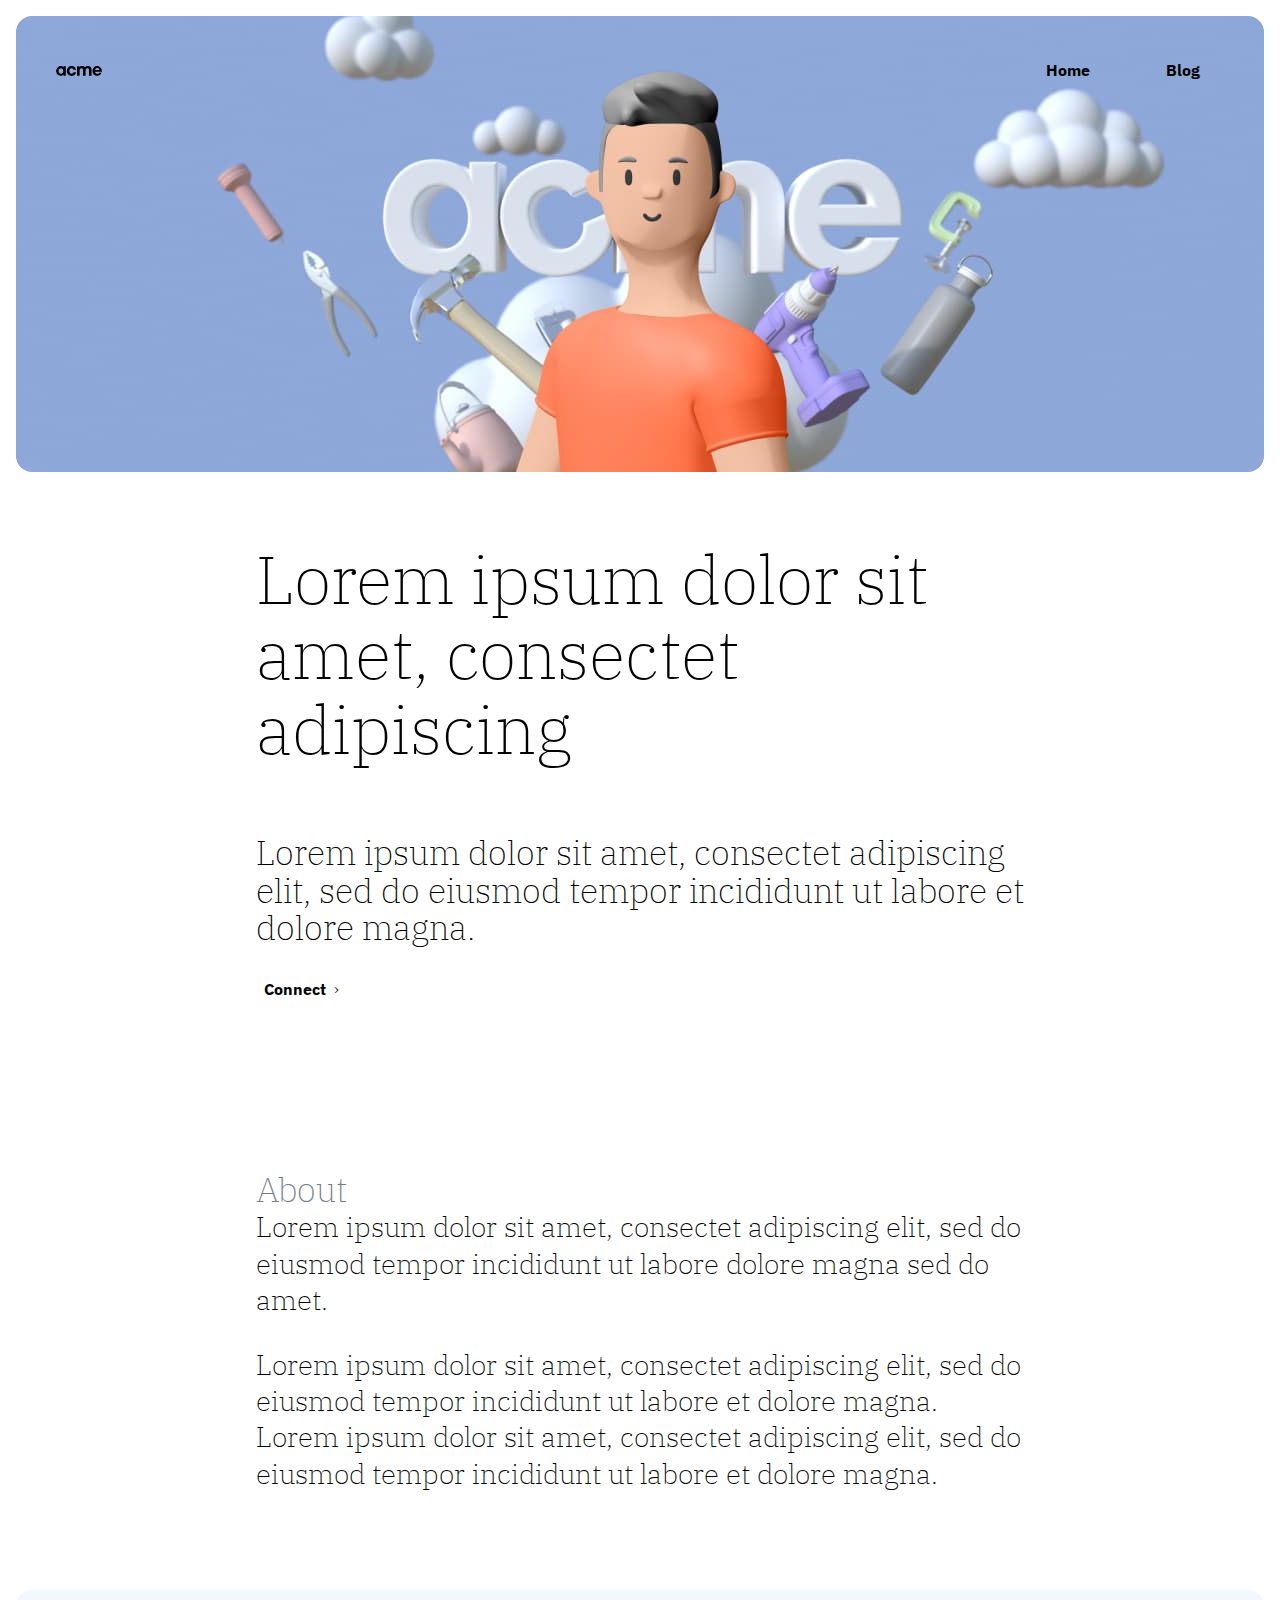
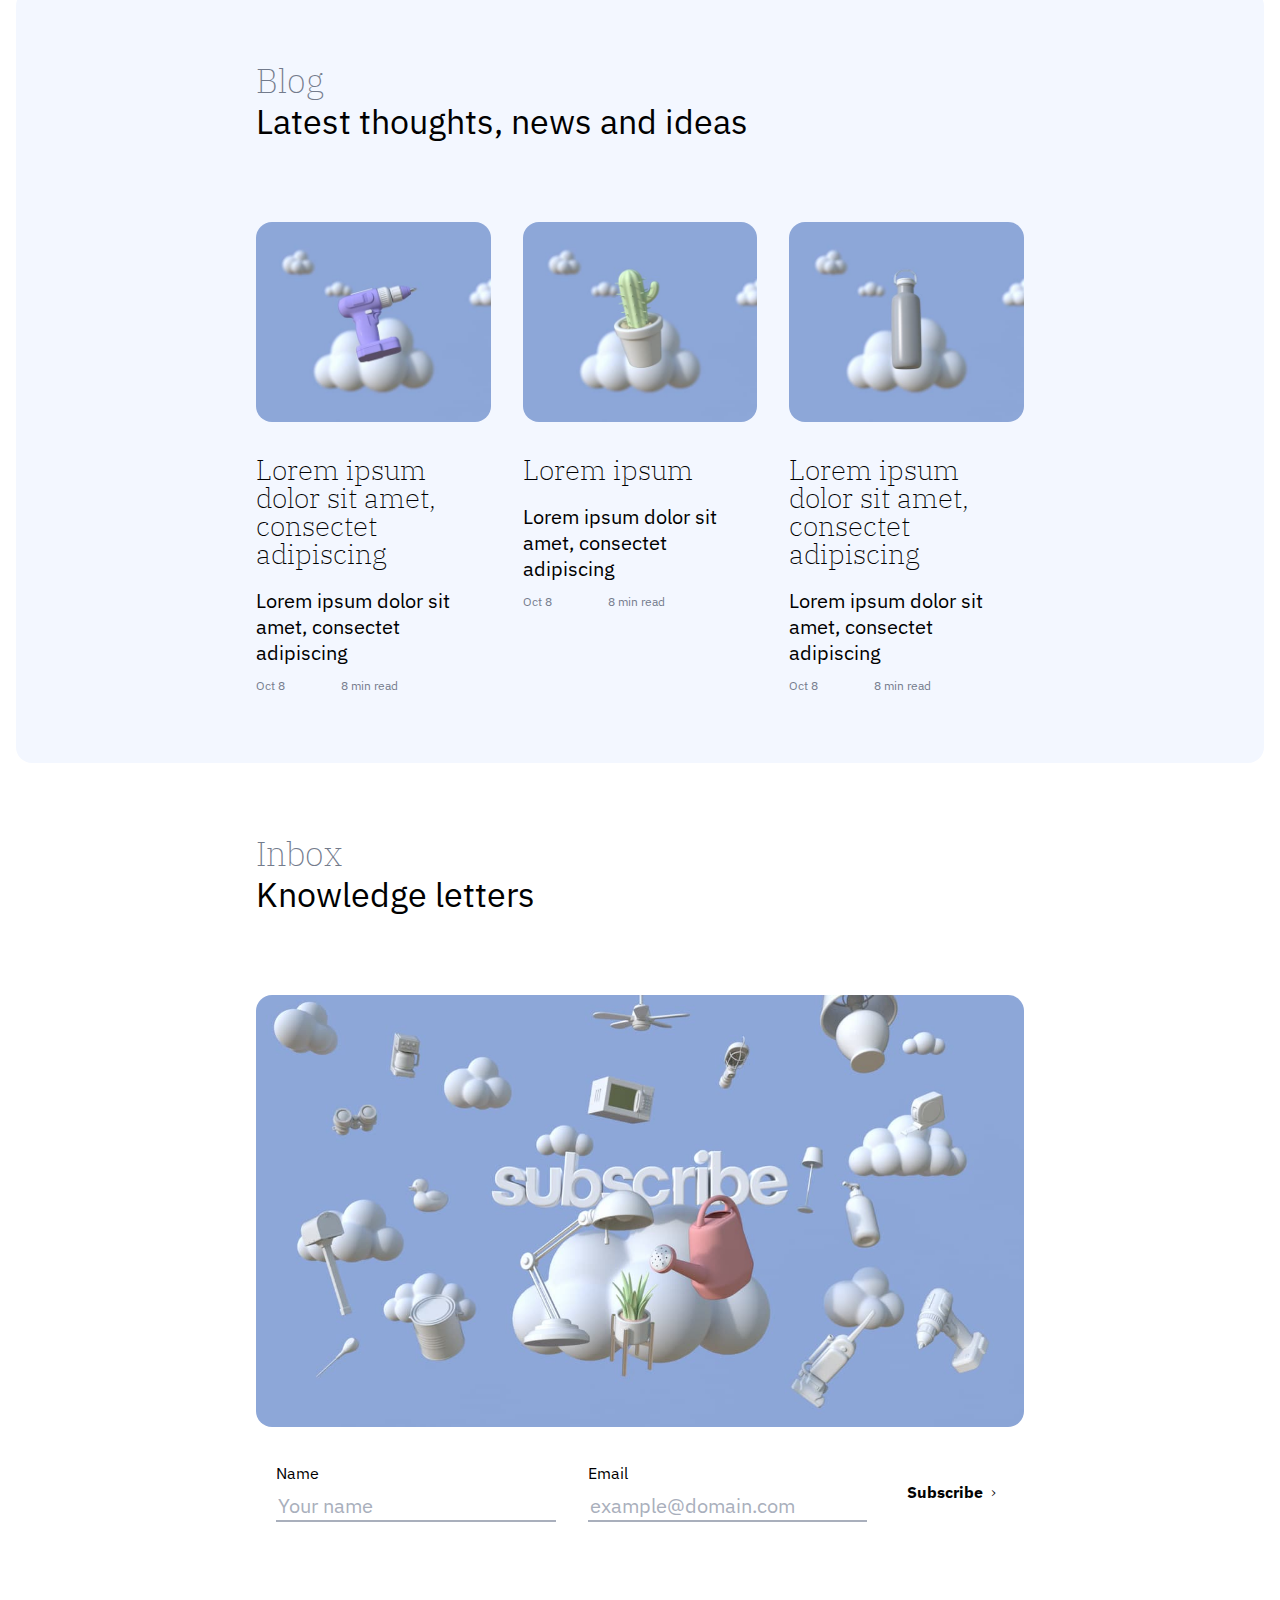
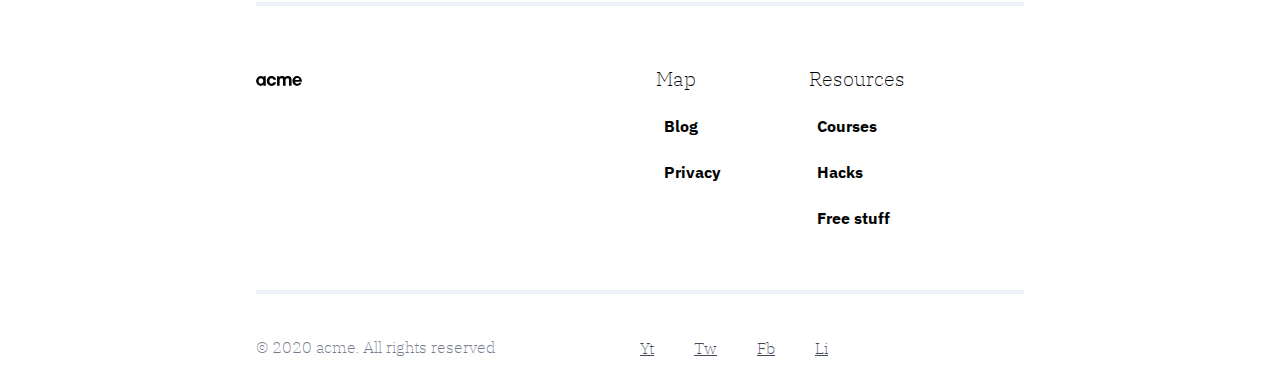
<file: index.html>
<!DOCTYPE html>
<html lang="en">
  <head>
    <meta charset="UTF-8" />
    <meta name="viewport" content="width=device-width, initial-scale=1.0" />
    <title>acme website co.</title>
    <link
      href="https://fonts.googleapis.com/css2?family=IBM+Plex+Sans:wght@300;400;600&family=IBM+Plex+Serif:wght@200&display=swap"
      rel="stylesheet"
    />
    <link rel="stylesheet" href="style.css" />
  </head>

  <body>
    <header class="primary-header bg-home">
      <div class="primary-header__inner">
        <a href="index.html" aria-label="acme home page"
          ><img src="img/logo.svg" alt="" class="logo"
        /></a>
        <nav class="primary-nav">
          <ul class="primary-nav__list">
            <li><a href="index.html" class="btn btn-primary">Home</a></li>
            <li><a href="blog.html" class="btn btn-primary">Blog</a></li>
          </ul>
        </nav>
      </div>
    </header>

    <section class="intro text-serif">
      <div class="container flow-content">
        <h1 class="page-title">
          Lorem ipsum dolor sit amet, consectet adipiscing
        </h1>
        <p class="page-intro">
          Lorem ipsum dolor sit amet, consectet adipiscing elit, sed do eiusmod
          tempor incididunt ut labore et dolore magna.
        </p>
        <a href="#" class="btn btn-secondary">Connect</a>
      </div>
    </section>

    <section class="about text-500 text-serif">
      <div class="container">
        <header>
          <h2 class="section-title">About</h2>
        </header>
        <div class="flow-content">
          <p>
            Lorem ipsum dolor sit amet, consectet adipiscing elit, sed do
            eiusmod tempor incididunt ut labore dolore magna sed do amet.
          </p>
          <p>
            Lorem ipsum dolor sit amet, consectet adipiscing elit, sed do
            eiusmod tempor incididunt ut labore et dolore magna. Lorem ipsum
            dolor sit amet, consectet adipiscing elit, sed do eiusmod tempor
            incididunt ut labore et dolore magna.
          </p>
        </div>
      </div>
    </section>

    <section class="recent-articles bg-primary-300">
      <div class="container">
        <header>
          <h2 class="section-title">Blog</h2>
          <p class="section-subtitle">Latest thoughts, news and ideas</p>
        </header>

        <div class="split xl-large">
          <article class="article-preview flow-content">
            <img src="img/blog-1.jpg" alt="electric drill" />
            <h3>Lorem ipsum dolor sit amet, consectet adipiscing</h3>
            <p>Lorem ipsum dolor sit amet, consectet adipiscing</p>
            <div class="article-info">
              <time datetime="2020-10-08">Oct 8</time>
              <p>8 min read</p>
            </div>
          </article>
          <article class="article-preview flow-content">
            <img src="img/blog-2.jpg" alt="cactus" />
            <h3>Lorem ipsum</h3>
            <p>Lorem ipsum dolor sit amet, consectet adipiscing</p>
            <div class="article-info">
              <time datetime="2020-10-08">Oct 8</time>
              <p>8 min read</p>
            </div>
          </article>
          <article class="article-preview flow-content">
            <img src="img/blog-3.jpg" alt="insulated water bottle" />
            <h3>Lorem ipsum dolor sit amet, consectet adipiscing</h3>
            <p>Lorem ipsum dolor sit amet, consectet adipiscing</p>
            <div class="article-info">
              <time datetime="2020-10-08">Oct 8</time>
              <p>8 min read</p>
            </div>
          </article>
        </div>
      </div>
    </section>

    <section class="call-to-action">
      <div class="container">
        <header>
          <h2 class="section-title">Inbox</h2>
          <p class="section-subtitle">Knowledge letters</p>
        </header>
        <div class="flow-content">
          <img class="xl-large" src="./img/newsletter.jpg" alt="" />
          <form action="" method="post" class="newsletter">
            <div>
              <label for="name">Name</label>
              <input
                type="text"
                placeholder="Your name"
                id="name"
                name="name"
              />
            </div>
            <div>
              <label for="email">Email</label>
              <input
                type="email"
                name="email"
                id="email"
                placeholder="example@domain.com"
              />
            </div>
            <button type="submit" class="btn btn-secondary">Subscribe</button>
          </form>
        </div>
      </div>
    </section>

    <footer class="primary-footer">
      <div class="container">
        <div class="primary-footer__inner split">
          <a href="index.html" aria-label="acme home page"
            ><img src="img/logo.svg" alt="" class="logo"
          /></a>
          <div class="footer-nav">
            <dl class="flow-content">
              <dt class="text-serif">Map</dt>
              <dd><a href="#" class="btn">Blog</a></dd>
              <dd><a href="#" class="btn">Privacy</a></dd>
            </dl>
            <dl class="flow-content">
              <dt class="text-serif">Resources</dt>
              <dd><a href="#" class="btn">Courses</a></dd>
              <dd><a href="#" class="btn">Hacks</a></dd>
              <dd><a href="#" class="btn">Free stuff</a></dd>
            </dl>
          </div>
        </div>
        <div class="primary-footer__outer text-serif">
          <p class="copywrite">© 2020 acme. All rights reserved</p>
          <ul class="footer-social">
            <li><a href="#">Yt</a></li>
            <li><a href="#">Tw</a></li>
            <li><a href="#">Fb</a></li>
            <li><a href="#">Li</a></li>
          </ul>
        </div>
      </div>
    </footer>
  </body>
</html>
</file>
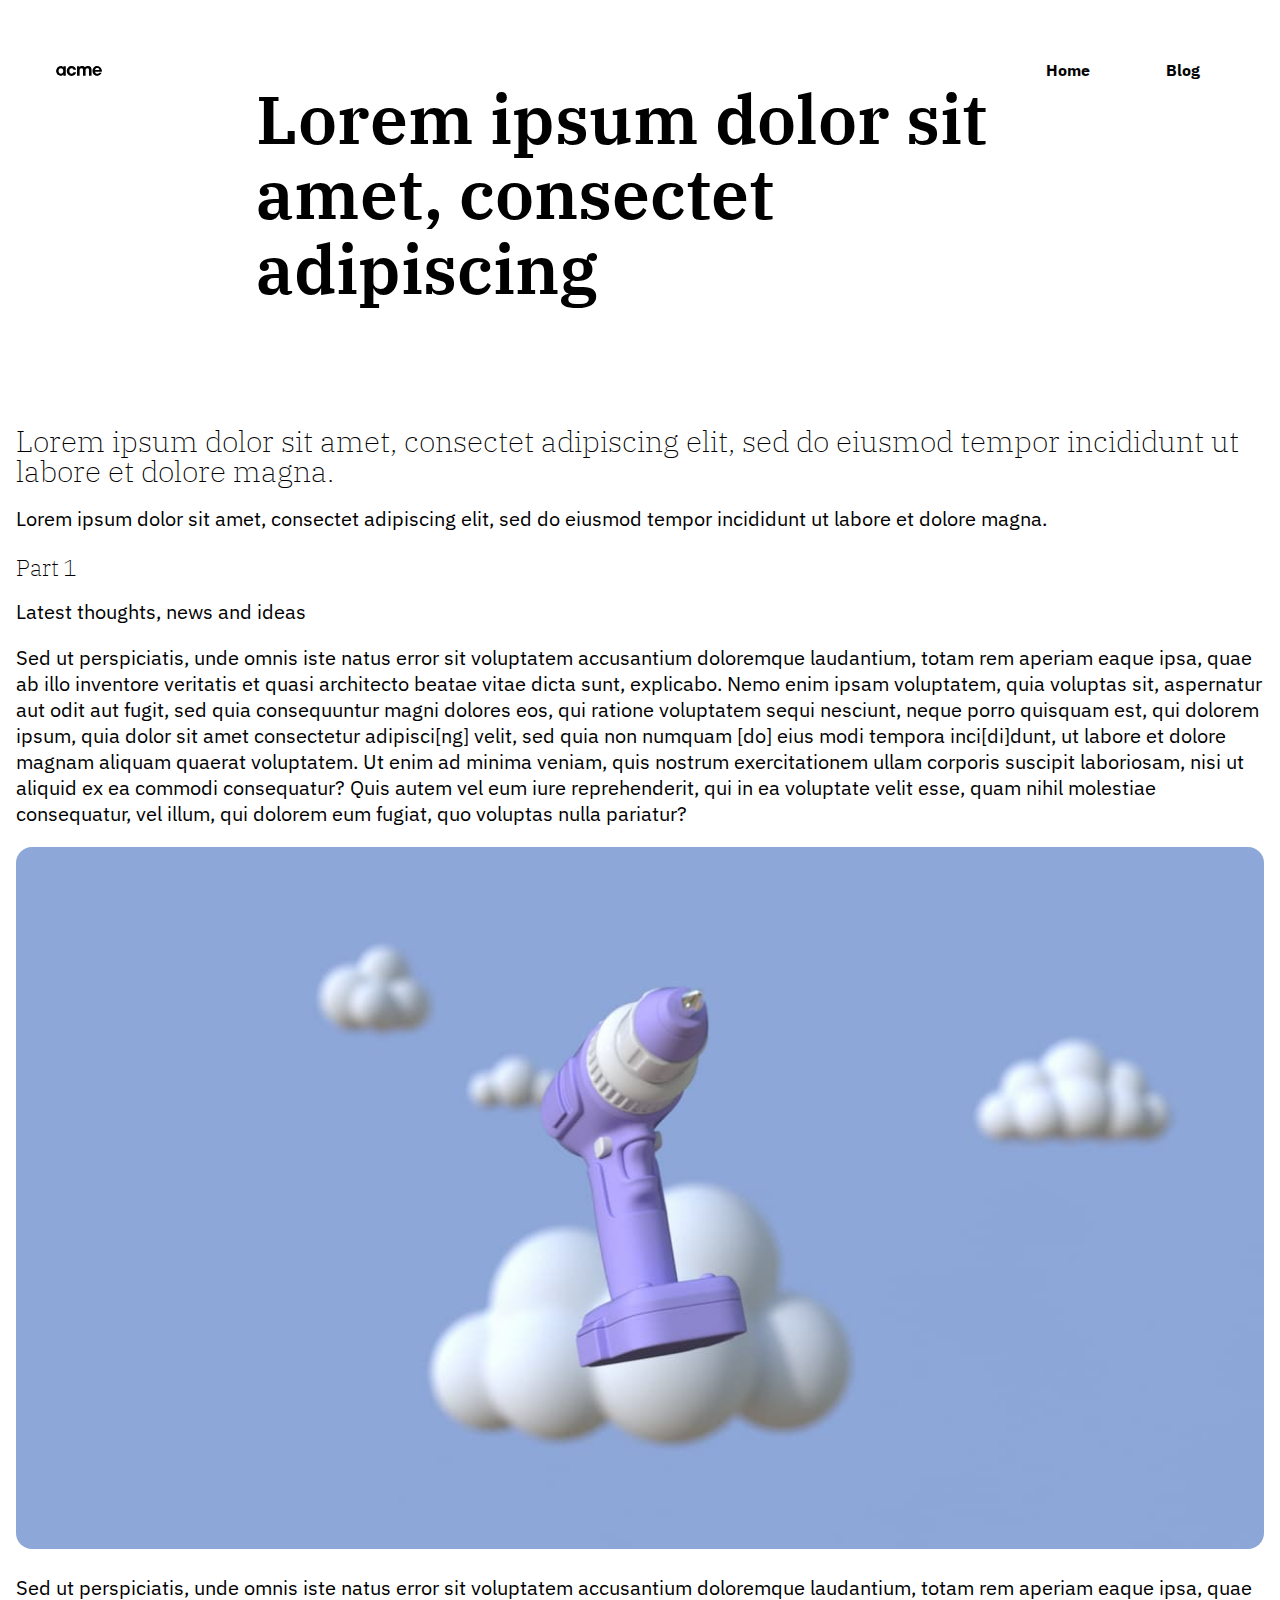
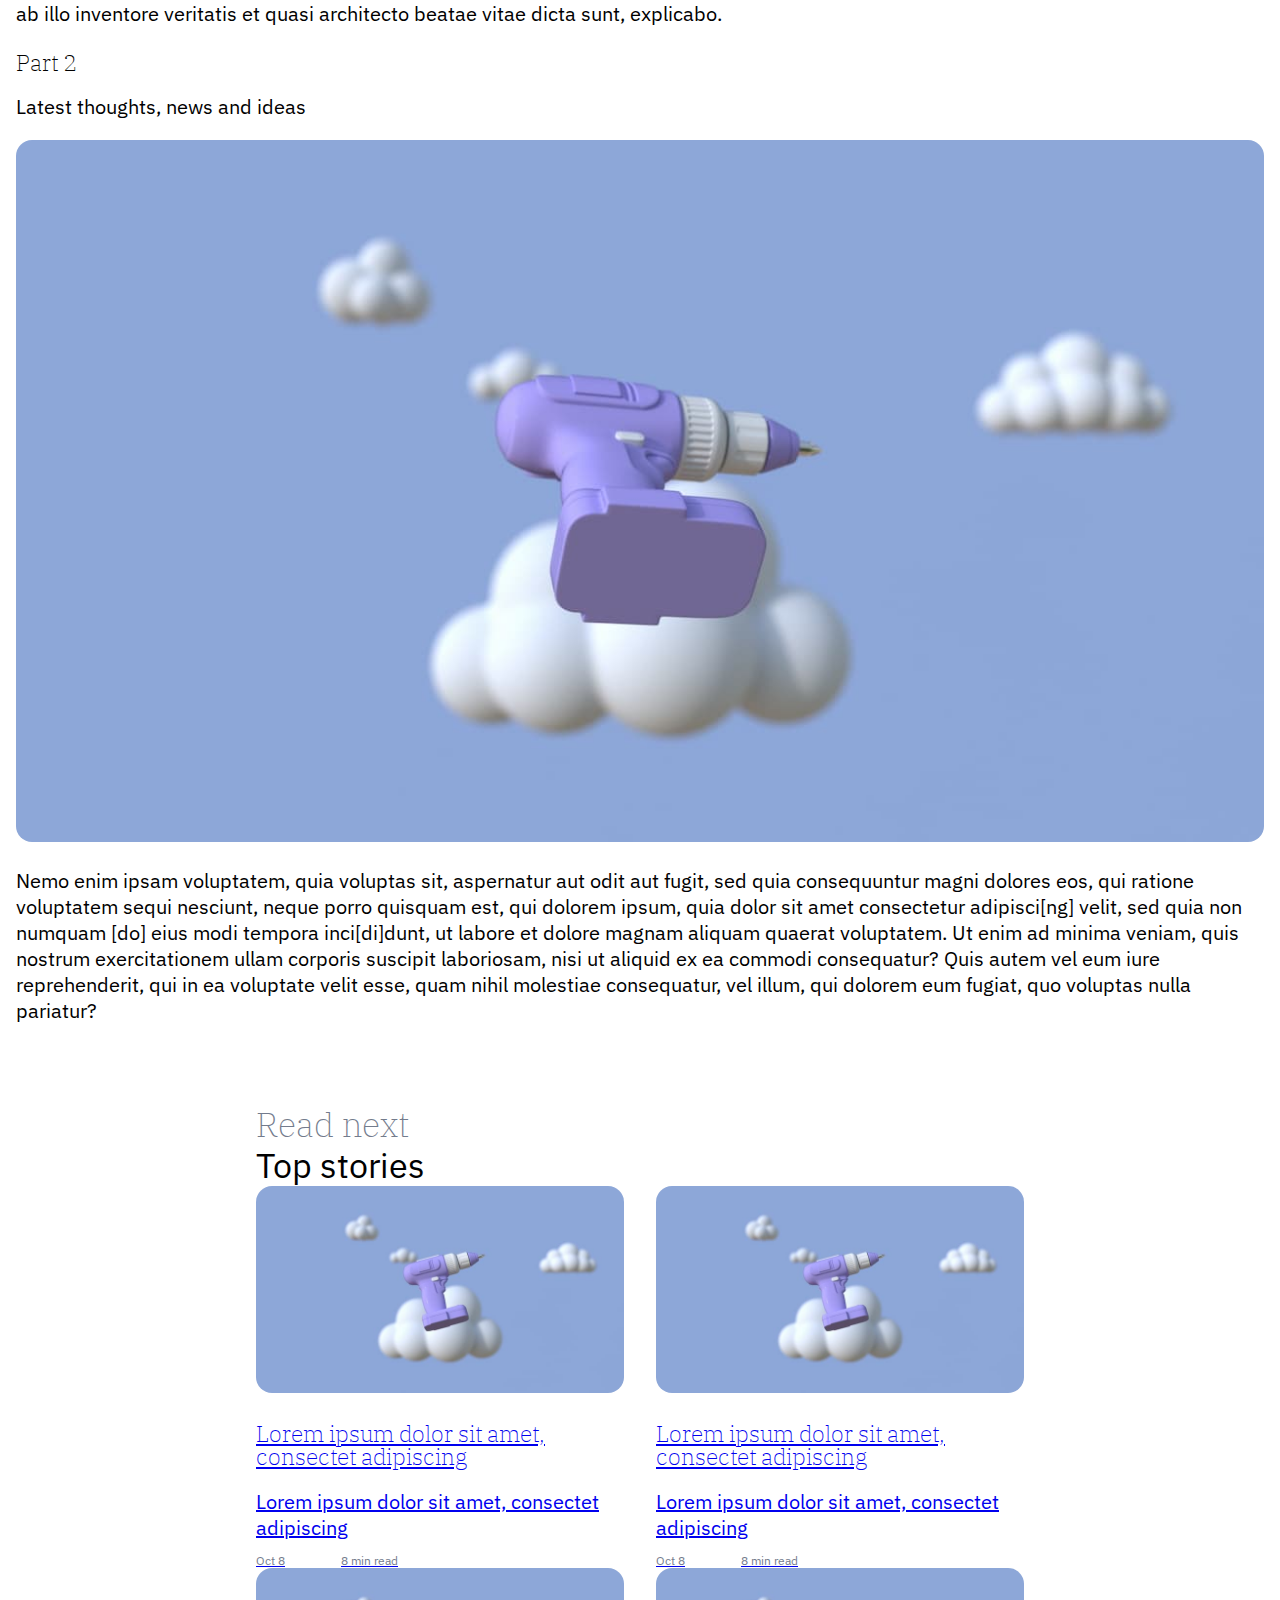
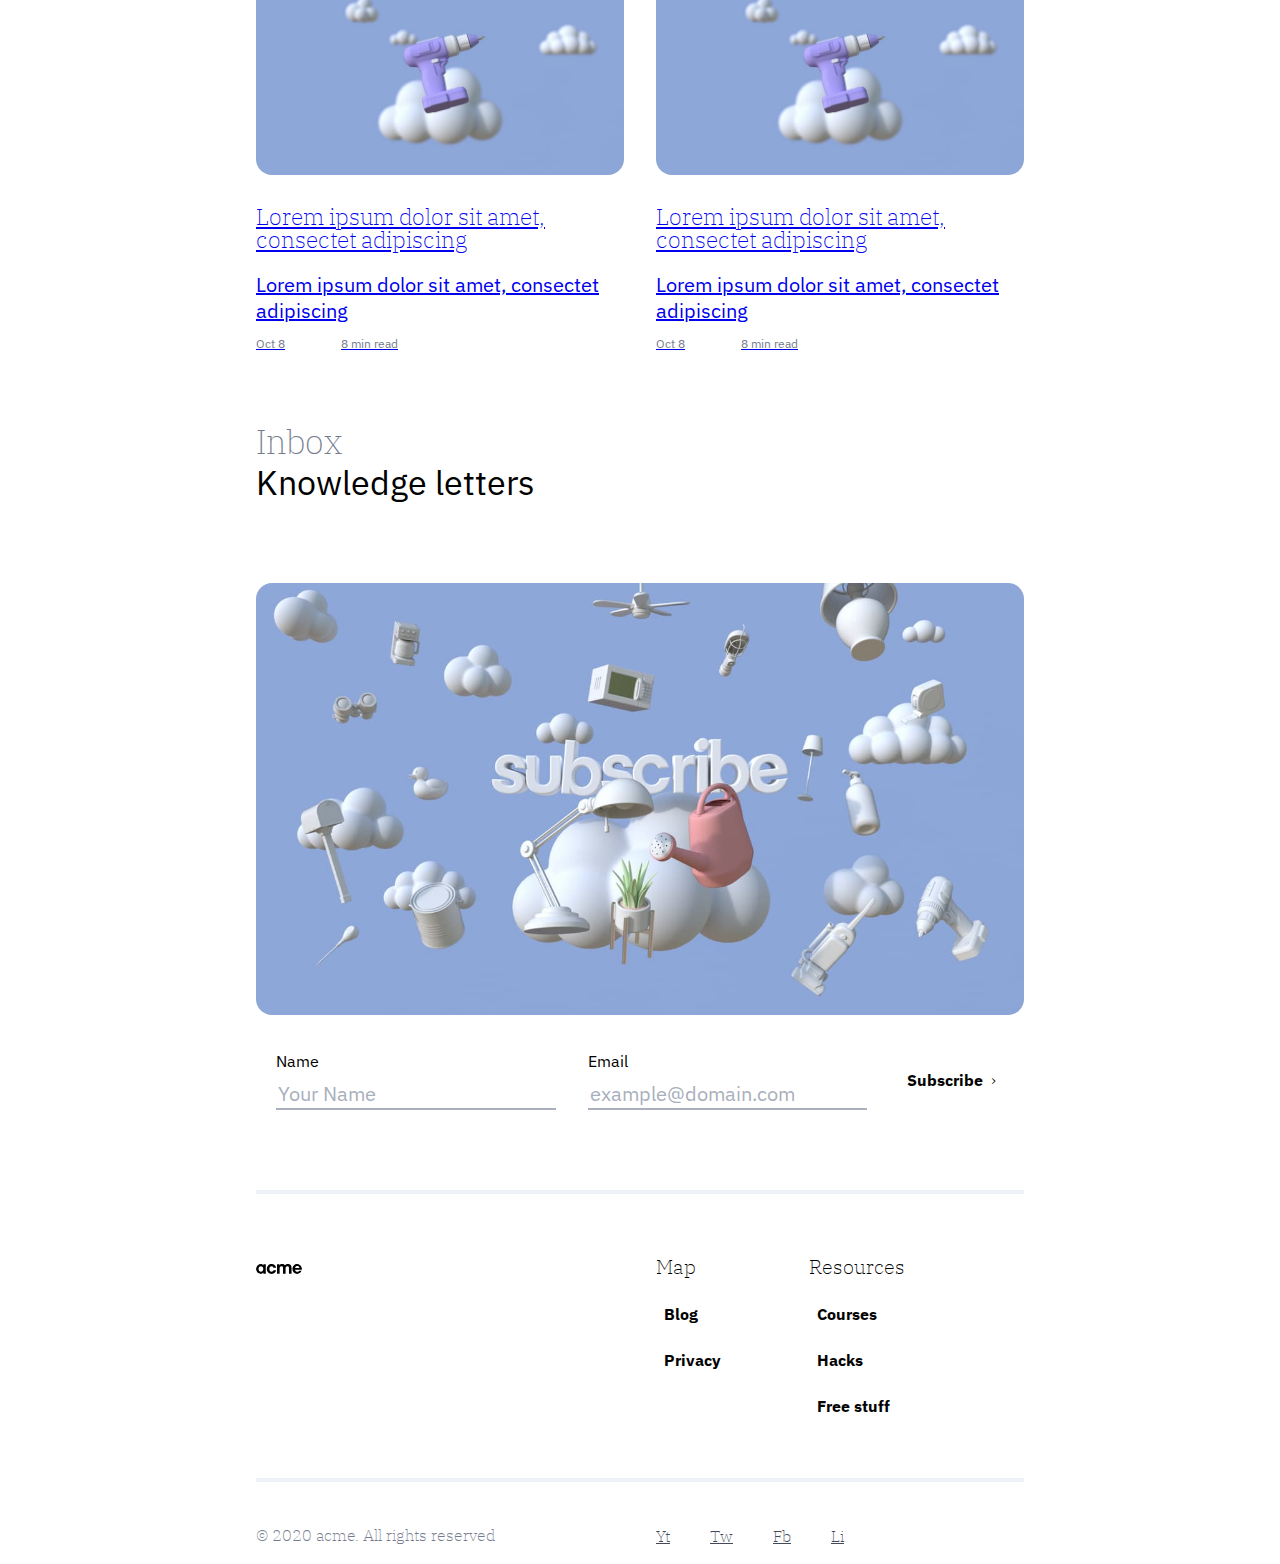
<file: article.html>
<!DOCTYPE html>
<html lang="en">
  <head>
    <meta charset="UTF-8" />
    <meta name="viewport" content="width=device-width, initial-scale=1.0" />
    <title>acme website co.</title>
    <link
      href="https://fonts.googleapis.com/css2?family=IBM+Plex+Sans:wght@300;400;600&family=IBM+Plex+Serif:wght@200&display=swap"
      rel="stylesheet"
    />
    <link rel="stylesheet" href="style.css" />
  </head>

  <body class="page-article">
    <header class="primary-header bg-article">
      <div class="primary-header__inner">
        <a href="index.html" aria-label="acme home page"
          ><img src="img/logo.svg" alt="" class="logo"
        /></a>
        <nav class="primary-nav">
          <ul class="primary-nav__list">
            <li><a href="index.html" class="btn">Home</a></li>
            <li><a href="blog.html" class="btn">Blog</a></li>
          </ul>
        </nav>
      </div>
      <div class="container">
        <h1 class="page-title">
          Lorem ipsum dolor sit amet, consectet adipiscing
        </h1>
      </div>
    </header>

    <article class="xl-large article-full flow-content">
      <h2>
        Lorem ipsum dolor sit amet, consectet adipiscing elit, sed do eiusmod
        tempor incididunt ut labore et dolore magna.
      </h2>
      <p>
        Lorem ipsum dolor sit amet, consectet adipiscing elit, sed do eiusmod
        tempor incididunt ut labore et dolore magna.
      </p>

      <h3>Part 1</h3>
      <p>Latest thoughts, news and ideas</p>

      <p>
        Sed ut perspiciatis, unde omnis iste natus error sit voluptatem
        accusantium doloremque laudantium, totam rem aperiam eaque ipsa, quae ab
        illo inventore veritatis et quasi architecto beatae vitae dicta sunt,
        explicabo. Nemo enim ipsam voluptatem, quia voluptas sit, aspernatur aut
        odit aut fugit, sed quia consequuntur magni dolores eos, qui ratione
        voluptatem sequi nesciunt, neque porro quisquam est, qui dolorem ipsum,
        quia dolor sit amet consectetur adipisci[ng] velit, sed quia non numquam
        [do] eius modi tempora inci[di]dunt, ut labore et dolore magnam aliquam
        quaerat voluptatem. Ut enim ad minima veniam, quis nostrum
        exercitationem ullam corporis suscipit laboriosam, nisi ut aliquid ex ea
        commodi consequatur? Quis autem vel eum iure reprehenderit, qui in ea
        voluptate velit esse, quam nihil molestiae consequatur, vel illum, qui
        dolorem eum fugiat, quo voluptas nulla pariatur?
      </p>
      <img src="img/article-1.jpg" alt="" />
      <p>
        Sed ut perspiciatis, unde omnis iste natus error sit voluptatem
        accusantium doloremque laudantium, totam rem aperiam eaque ipsa, quae ab
        illo inventore veritatis et quasi architecto beatae vitae dicta sunt,
        explicabo.
      </p>

      <h3>Part 2</h3>
      <p>Latest thoughts, news and ideas</p>

      <img src="img/article-2.jpg" alt="" />
      <p>
        Nemo enim ipsam voluptatem, quia voluptas sit, aspernatur aut odit aut
        fugit, sed quia consequuntur magni dolores eos, qui ratione voluptatem
        sequi nesciunt, neque porro quisquam est, qui dolorem ipsum, quia dolor
        sit amet consectetur adipisci[ng] velit, sed quia non numquam [do] eius
        modi tempora inci[di]dunt, ut labore et dolore magnam aliquam quaerat
        voluptatem. Ut enim ad minima veniam, quis nostrum exercitationem ullam
        corporis suscipit laboriosam, nisi ut aliquid ex ea commodi consequatur?
        Quis autem vel eum iure reprehenderit, qui in ea voluptate velit esse,
        quam nihil molestiae consequatur, vel illum, qui dolorem eum fugiat, quo
        voluptas nulla pariatur?
      </p>
    </article>

    <section class="top-articles container xl-large">
      <header>
        <h2 class="section-title">Read next</h2>
        <p class="section-subtitle">Top stories</p>
      </header>
      <div class="split">
        <article class="article-preview">
          <a href="article.html" class="flow-content">
            <img src="img/blog-1.jpg" alt="electric drill" />
            <h3>Lorem ipsum dolor sit amet, consectet adipiscing</h3>
            <p>Lorem ipsum dolor sit amet, consectet adipiscing</p>
            <div class="article-info">
              <time datetime="2020-10-08">Oct 8</time>
              <p>8 min read</p>
            </div>
          </a>
        </article>
        <article class="article-preview">
          <a href="article.html" class="flow-content">
            <img src="img/blog-1.jpg" alt="electric drill" />
            <h3>Lorem ipsum dolor sit amet, consectet adipiscing</h3>
            <p>Lorem ipsum dolor sit amet, consectet adipiscing</p>
            <div class="article-info">
              <time datetime="2020-10-08">Oct 8</time>
              <p>8 min read</p>
            </div>
          </a>
        </article>
      </div>
      <div class="split">
        <article class="article-preview">
          <a href="article.html" class="flow-content">
            <img src="img/blog-1.jpg" alt="electric drill" />
            <h3>Lorem ipsum dolor sit amet, consectet adipiscing</h3>
            <p>Lorem ipsum dolor sit amet, consectet adipiscing</p>
            <div class="article-info">
              <time datetime="2020-10-08">Oct 8</time>
              <p>8 min read</p>
            </div>
          </a>
        </article>
        <article class="article-preview">
          <a href="article.html" class="flow-content">
            <img src="img/blog-1.jpg" alt="electric drill" />
            <h3>Lorem ipsum dolor sit amet, consectet adipiscing</h3>
            <p>Lorem ipsum dolor sit amet, consectet adipiscing</p>
            <div class="article-info">
              <time datetime="2020-10-08">Oct 8</time>
              <p>8 min read</p>
            </div>
          </a>
        </article>
      </div>
    </section>

    <section class="call-to-action">
      <div class="container">
        <header>
          <h2 class="section-title">Inbox</h2>
          <p class="section-subtitle">Knowledge letters</p>
        </header>
        <div class="flow-content">
          <img class="xl-large" src="img/newsletter.jpg" alt="floating items" />
          <form action="" method="post" class="newsletter">
            <div>
              <label for="name">Name</label>
              <input
                placeholder="Your Name"
                type="text"
                id="name"
                name="name"
              />
            </div>
            <div>
              <label for="email">Email</label>
              <input
                placeholder="example@domain.com"
                type="email"
                name="email"
                id="email"
              />
            </div>
            <button class="btn btn-secondary" type="submit">Subscribe</button>
          </form>
        </div>
      </div>
    </section>

    <footer class="primary-footer">
      <div class="container">
        <div class="primary-footer__inner split">
          <a href="index.html" aria-label="acme home page"
            ><img src="img/logo.svg" alt="" class="logo"
          /></a>

          <div class="footer-nav">
            <dl class="flow-content">
              <dt class="text-serif">Map</dt>
              <dd><a href="#" class="btn">Blog</a></dd>
              <dd><a href="#" class="btn">Privacy</a></dd>
            </dl>

            <dl class="flow-content">
              <dt class="text-serif">Resources</dt>
              <dd><a href="#" class="btn">Courses</a></dd>
              <dd><a href="#" class="btn">Hacks</a></dd>
              <dd><a href="#" class="btn">Free stuff</a></dd>
            </dl>
          </div>
        </div>
        <div class="split text-serif">
          <p class="copywrite">© 2020 acme. All rights reserved</p>
          <ul class="footer-social">
            <li><a href="#">Yt</a></li>
            <li><a href="#">Tw</a></li>
            <li><a href="#">Fb</a></li>
            <li><a href="#">Li</a></li>
          </ul>
        </div>
      </div>
    </footer>
  </body>
</html>
</file>
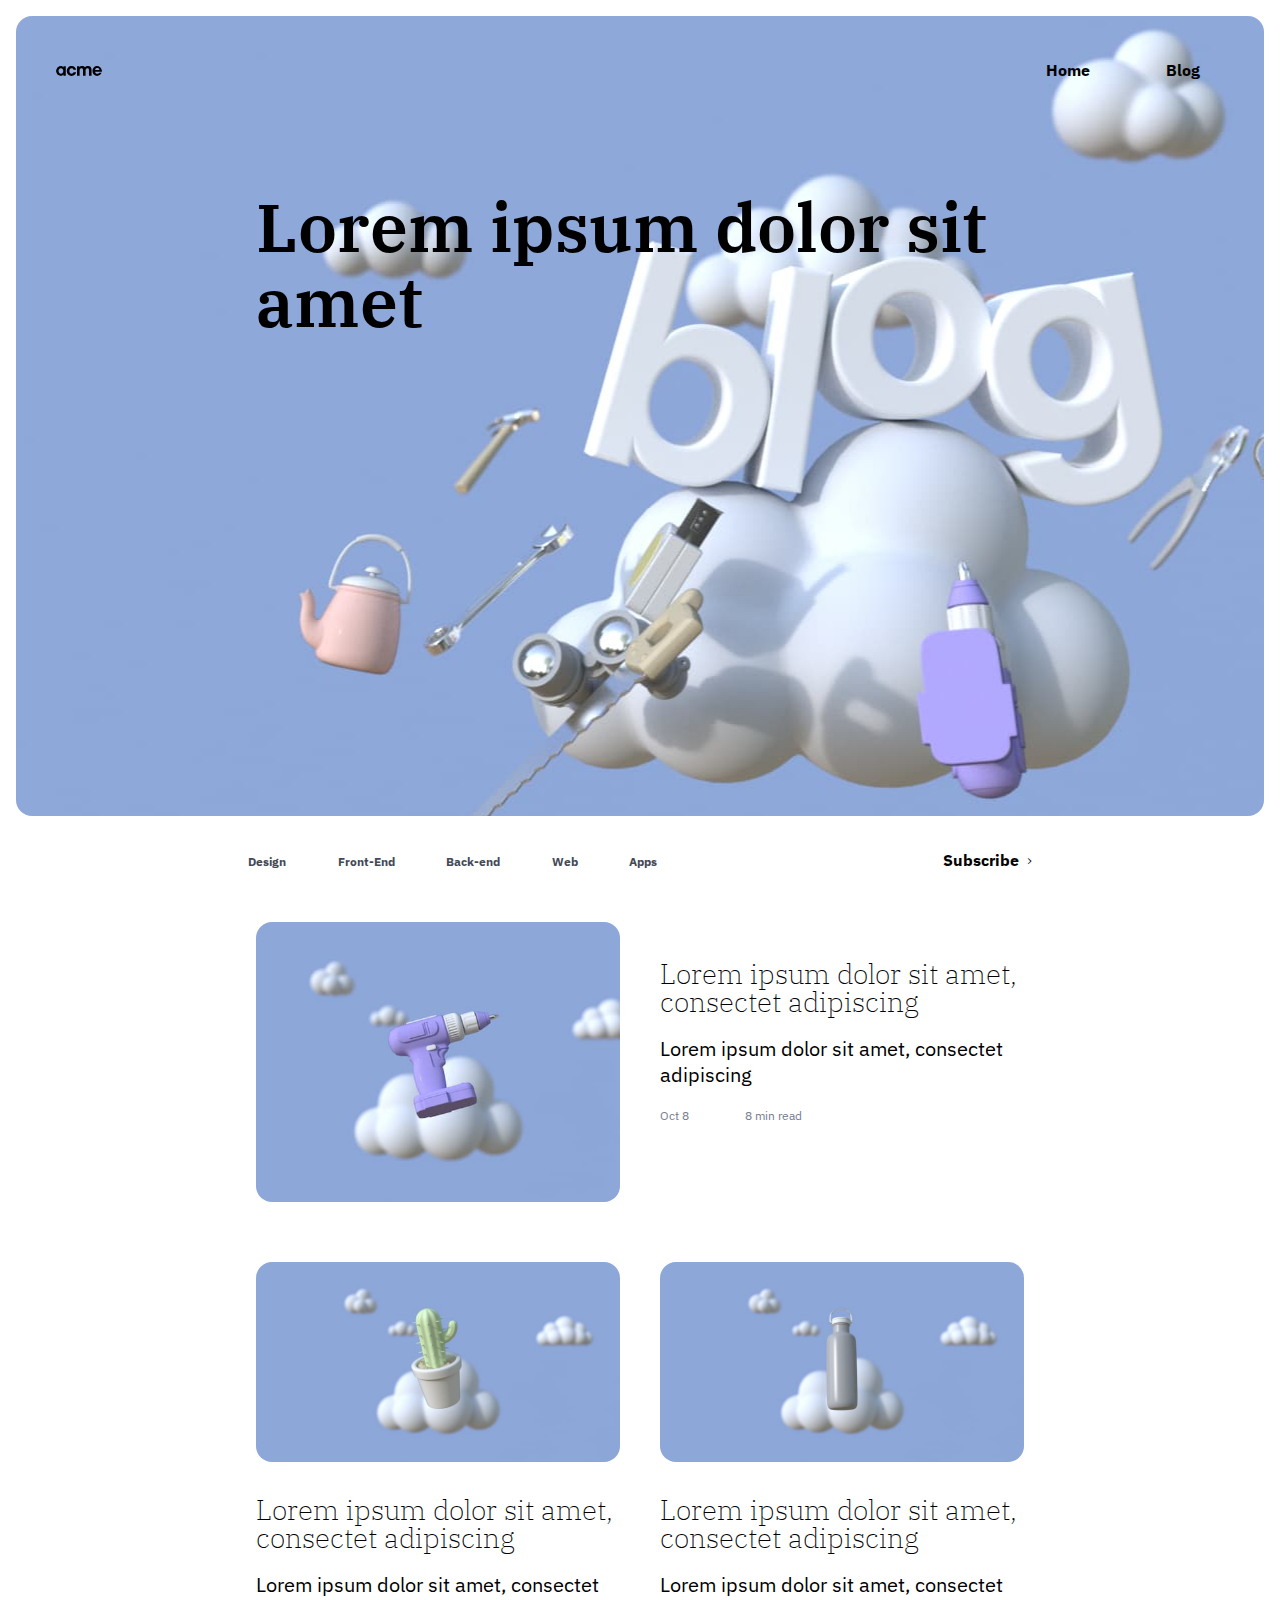
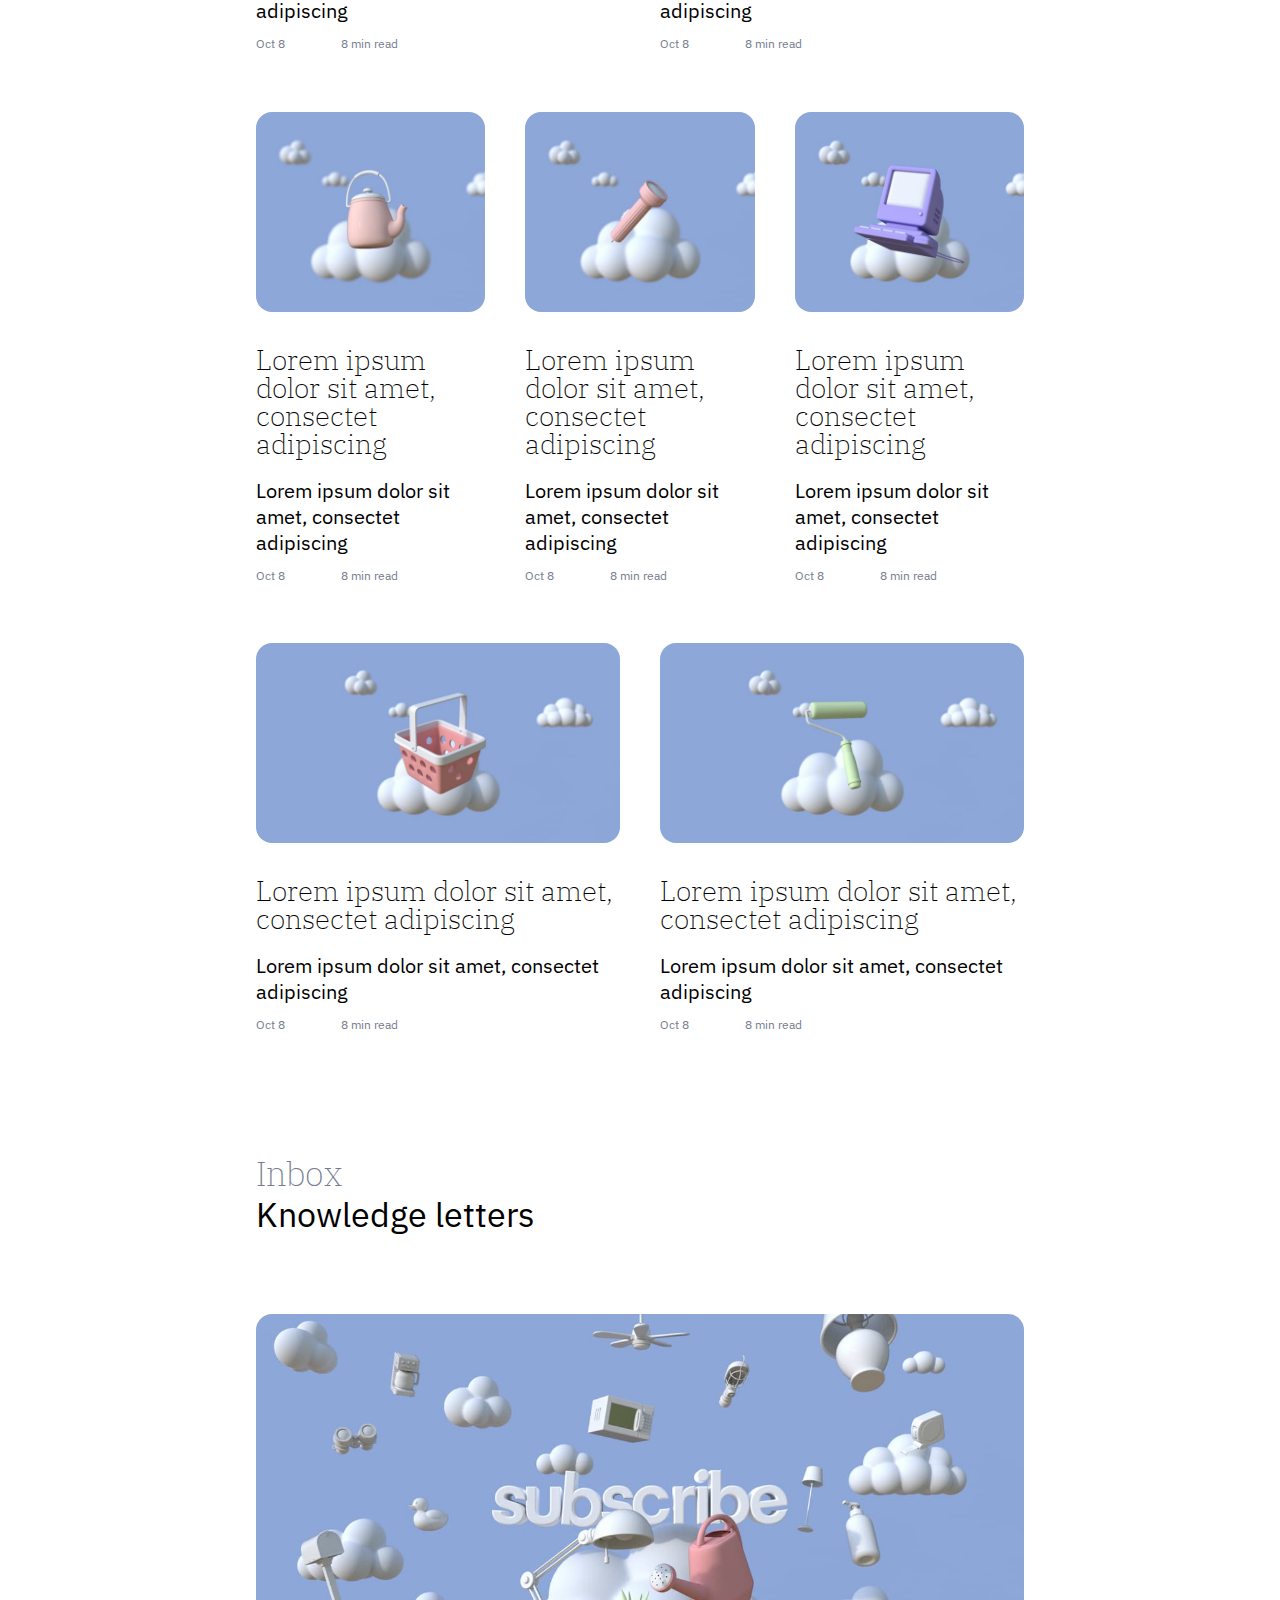
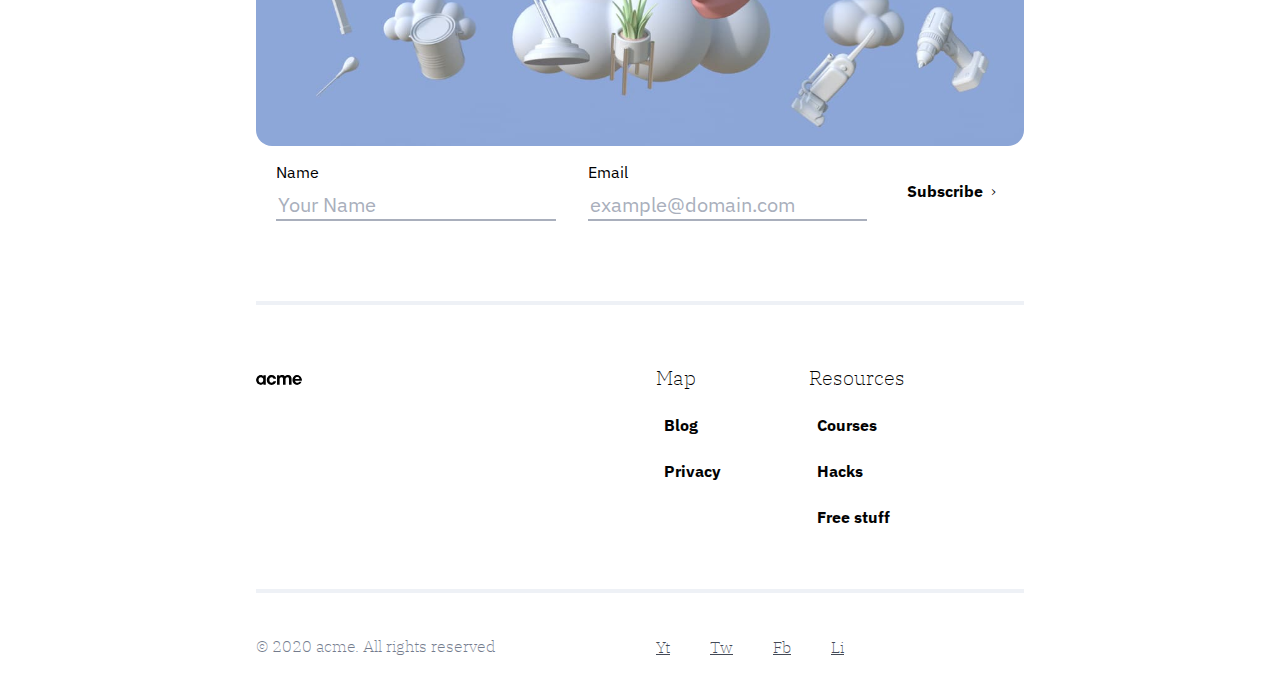
<file: blog.html>
<!DOCTYPE html>
<html lang="en">
  <head>
    <meta charset="UTF-8" />
    <meta name="viewport" content="width=device-width, initial-scale=1.0" />
    <title>acme website co.</title>
    <link
      href="https://fonts.googleapis.com/css2?family=IBM+Plex+Sans:wght@300;400;600&family=IBM+Plex+Serif:wght@200&display=swap"
      rel="stylesheet"
    />
    <link rel="stylesheet" href="style.css" />
  </head>

  <body>
    <header class="primary-header bg-blog">
      <div class="primary-header__inner">
        <a href="index.html" aria-label="acme home page"
          ><img src="img/logo.svg" alt="" class="logo"
        /></a>
        <nav class="primary-nav">
          <ul class="primary-nav__list">
            <li><a href="index.html" class="btn">Home</a></li>
            <li><a href="blog.html" class="btn">Blog</a></li>
          </ul>
        </nav>
      </div>
      <div class="container">
        <h1 class="page-title">Lorem ipsum dolor sit amet</h1>
      </div>
    </header>

    <div class="secondary-navigation container">
      <ul class="categories">
        <li><button href="#" class="btn">Design</button></li>
        <li><button href="#" class="btn">Front-End</button></li>
        <li><button href="#" class="btn">Back-end</button></li>
        <li><button href="#" class="btn">Web</button></li>
        <li><button href="#" class="btn">Apps</button></li>
      </ul>
      <a href="#newsletter" class="btn btn-secondary">Subscribe</a>
    </div>

    <div class="article-grid container">
      <article class="article-preview">
        <img src="img/blog-1.jpg" alt="electric drill" />
        <h3>Lorem ipsum dolor sit amet, consectet adipiscing</h3>
        <p>Lorem ipsum dolor sit amet, consectet adipiscing</p>
        <div class="article-info">
          <time datetime="2020-10-08">Oct 8</time>
          <p>8 min read</p>
        </div>
      </article>

      <article class="article-preview flow-content">
        <img src="img/blog-2.jpg" alt="electric drill" />
        <h3>Lorem ipsum dolor sit amet, consectet adipiscing</h3>
        <p>Lorem ipsum dolor sit amet, consectet adipiscing</p>
        <div class="article-info">
          <time datetime="2020-10-08">Oct 8</time>
          <p>8 min read</p>
        </div>
      </article>
      <article class="article-preview flow-content">
        <img src="img/blog-3.jpg" alt="electric drill" />
        <h3>Lorem ipsum dolor sit amet, consectet adipiscing</h3>
        <p>Lorem ipsum dolor sit amet, consectet adipiscing</p>
        <div class="article-info">
          <time datetime="2020-10-08">Oct 8</time>
          <p>8 min read</p>
        </div>
      </article>

      <article class="article-preview flow-content">
        <img src="img/blog-4.jpg" alt="electric drill" />
        <h3>Lorem ipsum dolor sit amet, consectet adipiscing</h3>
        <p>Lorem ipsum dolor sit amet, consectet adipiscing</p>
        <div class="article-info">
          <time datetime="2020-10-08">Oct 8</time>
          <p>8 min read</p>
        </div>
      </article>
      <article class="article-preview flow-content">
        <img src="img/blog-5.jpg" alt="electric drill" />
        <h3>Lorem ipsum dolor sit amet, consectet adipiscing</h3>
        <p>Lorem ipsum dolor sit amet, consectet adipiscing</p>
        <div class="article-info">
          <time datetime="2020-10-08">Oct 8</time>
          <p>8 min read</p>
        </div>
      </article>
      <article class="article-preview flow-content">
        <img src="img/blog-6.jpg" alt="electric drill" />
        <h3>Lorem ipsum dolor sit amet, consectet adipiscing</h3>
        <p>Lorem ipsum dolor sit amet, consectet adipiscing</p>
        <div class="article-info">
          <time datetime="2020-10-08">Oct 8</time>
          <p>8 min read</p>
        </div>
      </article>

      <article class="article-preview flow-content">
        <img src="img/blog-7.jpg" alt="electric drill" />
        <h3>Lorem ipsum dolor sit amet, consectet adipiscing</h3>
        <p>Lorem ipsum dolor sit amet, consectet adipiscing</p>
        <div class="article-info">
          <time datetime="2020-10-08">Oct 8</time>
          <p>8 min read</p>
        </div>
      </article>
      <article class="article-preview flow-content">
        <img src="img/blog-8.jpg" alt="electric drill" />
        <h3>Lorem ipsum dolor sit amet, consectet adipiscing</h3>
        <p>Lorem ipsum dolor sit amet, consectet adipiscing</p>
        <div class="article-info">
          <time datetime="2020-10-08">Oct 8</time>
          <p>8 min read</p>
        </div>
      </article>

      <!-- <div class="more-stories">
        <a href="#" class="btn">More stories</a>
      </div> -->
    </div>

    <section class="call-to-action">
      <div class="container">
        <header>
          <h2 class="section-title">Inbox</h2>
          <p class="section-subtitle">Knowledge letters</p>
        </header>
        <img class="xl-large" src="img/newsletter.jpg" alt="floating items" />

        <form action="" method="post" class="newsletter">
          <div>
            <label for="name">Name</label>
            <input placeholder="Your Name" type="text" id="name" name="name" />
          </div>
          <div>
            <label for="email">Email</label>
            <input
              placeholder="example@domain.com"
              type="email"
              name="email"
              id="email"
            />
          </div>
          <button class="btn btn-secondary" type="submit">Subscribe</button>
        </form>
      </div>
    </section>

    <footer class="primary-footer">
      <div class="container">
        <div class="primary-footer__inner split">
          <a href="index.html" aria-label="acme home page"
            ><img src="img/logo.svg" alt="" class="logo"
          /></a>

          <div class="footer-nav">
            <dl class="flow-content">
              <dt class="text-serif">Map</dt>
              <dd><a href="#" class="btn">Blog</a></dd>
              <dd><a href="#" class="btn">Privacy</a></dd>
            </dl>

            <dl class="flow-content">
              <dt class="text-serif">Resources</dt>
              <dd><a href="#" class="btn">Courses</a></dd>
              <dd><a href="#" class="btn">Hacks</a></dd>
              <dd><a href="#" class="btn">Free stuff</a></dd>
            </dl>
          </div>
        </div>
        <div class="split text-serif">
          <p class="copywrite">© 2020 acme. All rights reserved</p>
          <ul class="footer-social">
            <li><a href="#">Yt</a></li>
            <li><a href="#">Tw</a></li>
            <li><a href="#">Fb</a></li>
            <li><a href="#">Li</a></li>
          </ul>
        </div>
      </div>
    </footer>
  </body>
</html>
</file>
<file: style.css>
/* Custom properties  */

:root {
  --ff-sans: "IBM Plex Sans", sans-serif;
  --ff-serif: "IBM Plex Serif", serif;

  /* small screen font-sizes */
  --fs-200: 0.75rem;
  --fs-300: 1rem;
  --fs-400: 1.25rem;
  --fs-500: 1.375rem;
  --fs-600: 1.75rem;
  --fs-900: 2.125rem;

  --fw-200: 200;
  --fw-300: 300;
  --fw-400: 400;
  --fw-500: 500;
  --fw-600: 600;
  --fw-700: 700;

  --clr-neutral-100: #fff;
  --clr-neutral-200: #eef1f6;
  --clr-neutral-300: #a9afbc;
  --clr-neutral-400: #737b8c;
  --clr-neutral-500: #434956;
  --clr-neutral-900: #020203;

  --clr-primary-300: #f3f7ff;
  --clr-primary-400: #8ea8da;

  --br: 1rem;
  --spacer: 1em;
  --spacer-large: 5rem;
}

@media (min-width: 40em) {
  :root {
    /* large screen font-sizes */
    --fs-500: 1.75rem;
    --fs-600: 2.125rem;
    --fs-900: 4.25rem;
  }
}

/* Reset  */

*,
*::before,
*::after {
  box-sizing: border-box;
}

img {
  max-width: 100%;
  height: auto;
  object-fit: contain;
  border-radius: var(--br);
}

body,
h1,
h2,
h3,
h4,
h5,
h6,
p,
dd,
figure {
  margin: 0;
}

h1,
h2,
h3,
h4 {
  line-height: 1;
}

ul,
ol,
dl {
  padding: 0;
  margin: 0;
  list-style: none;
}

input,
button,
textarea,
select {
  font: inherit;
}

/* General Styling  */

body {
  font-size: var(--fs-400);
  font-weight: var(--fw-400);
  font-family: var(--ff-sans);
  line-height: 1.3;
  padding: 1rem 1rem 6rem 1rem;
  position: relative;
}

/* Typography */

h1,
h2,
h3,
.text-serif {
  font-family: var(--ff-serif);
  font-weight: var(--fw-200);
}

.text-500 {
  font-size: var(--fs-500);
}

.page-title {
  font-size: var(--fs-900);
  line-height: 1.1;
}

.primary-header .page-title {
  font-weight: var(--fw-600);
}

.page-intro {
  font-size: var(--fs-600);
  line-height: 1.1;
}

.section-title {
  font-size: var(--fs-600);
  color: var(--clr-neutral-400);
  line-height: 1.2;
}

.section-subtitle {
  font-size: var(--fs-600);
  line-height: 1.2;
}

.article-preview > h3 {
  font-size: var(--fs-500);
}

.article-preview .article-info {
  display: flex;
  gap: 2em;
  font-size: var(--fs-200);
  font-weight: var(--fw-400);
  color: var(--clr-neutral-400);
}

.article-preview .article-info > *:first-child {
  margin-right: 2rem;
}

/* General layout */

.container {
  max-width: 800px;
  margin: 0 auto;
  padding: 0 1rem;
}

section {
  padding: 2.5em 0;
}

@media (min-width: 40em) {
  section {
    padding: 3.5em 0;
  }
}

.split {
  display: flex;
  flex-direction: column;
}

.split > * {
  width: 100%;
}

.split > * + * {
  margin: 4rem 0 0 0;
}

@media (min-width: 40em) {
  .split {
    flex-direction: row;
  }

  .split > * + * {
    margin: 0 0 0 2rem;
  }
}

.flow-content > * + * {
  margin-top: var(--flow-spacer, var(--spacer));
}

.btn {
  display: inline-block;
  cursor: pointer;
  text-decoration: none;
  background: none;
  border: none;
  font-family: var(--ff-sans);
  font-size: var(--fs-300);
  font-weight: var(--fw-700);
  color: var(--clr-neutral-900);
  /* position: relative; */
  text-align: left;
  padding: 0 0.5rem;
}

.btn:hover,
.btn:focus {
  background-color: var(--clr-neutral-100);
  border-radius: var(--br);
  padding: 0.2rem 0.5rem;
  color: var(--clr-primary-400);
  opacity: 0.65;
  transition: opacity ease-out 500ms;
  transition: padding ease-in 250ms;
}

.btn-secondary::after {
  content: "\203A";
  margin-left: 0.5rem;
  font-weight: var(--fw-300);
  /* transform: translateY(8px); */
}

/* Utility classes  */

.bg-primary-300 {
  background-color: var(--clr-primary-300);
  border-radius: var(--br);
  padding-left: 1rem;
  padding-right: 1rem;
}

.xl-large {
  margin-top: 5rem;
}

/* Specific Styling */

.intro {
  --flow-spacer: 2em;
}

.primary-header {
  background-image: var(--url);
  background-size: cover;
  border-radius: var(--br);
  background-position: var(--bg-pos, center);
  background-size: auto;
  height: var(--bg-height);
  padding: var(--spacer);
}

.bg-home {
  --url: url(./img/hero.jpg);
  --bg-pos: center;
  --bg-height: 456px;
}

.bg-blog {
  --url: url(./img/blog.jpg);
  --bg-pos: 76%;
  --bg-height: 1080px;
}

@media (min-width: 40em) {
  .bg-blog {
    --bg-height: 800px;
  }
}

.bg-story {
  --url: url(./img/blog.jpg);
  --bg-pos: 76%;
  --bg-height: 1080px;
}

.primary-nav {
  background-color: var(--clr-neutral-900);
  border-radius: var(--br);
  padding: 1rem calc(2rem + 10vw);
  position: fixed;
  right: 1rem;
  left: 1rem;
  bottom: 0.5rem;
  z-index: 1000;
}

.primary-header {
  position: relative;
}

.primary-header .container {
  position: relative;
  top: 20%;
}

@media (min-width: 40em) {
  .primary-header {
    padding: calc(var(--spacer) * 2);
  }

  .primary-nav {
    position: static;
  }

  .primary-header > .container {
    top: 15%;
  }
}

.primary-nav__list {
  position: relative;
  display: flex;
  justify-content: space-between;
}

.primary-nav__list::after {
  content: "|";
  color: var(--clr-neutral-400);
  position: absolute;
  right: 50%;
  padding: 0;
  margin: 0;
  opacity: 0.5;
}

@media (min-width: 40em) {
  .primary-nav__list::after {
    content: "";
  }
}

.secondary-navigation {
  display: none;
}

.categories .btn {
  color: var(--clr-neutral-500);
  font-size: var(--fs-200);
}

@media (min-width: 40em) {
  .secondary-navigation {
    display: flex;
    justify-content: space-between;
    align-items: baseline;

    padding: 1.5em 0;
  }

  .categories {
    display: flex;
    gap: calc(0.5em + 2vw);
  }
}

.more-stories {
  padding: 2rem 0;
  text-align: center;
  border-top: 4px solid var(--clr-neutral-200);
  border-bottom: 4px solid var(--clr-neutral-200);
}

.call-to-action form {
  display: flex;
  flex-direction: column;
  gap: 2rem;
}

@media (min-width: 40em) {
  .call-to-action form {
    flex-direction: row;
  }
}

.call-to-action form > div {
  flex-basis: 100%;
  flex-grow: 1;
  flex-shrink: 1;
}

.call-to-action label {
  display: block;
  margin-bottom: 0.5rem;
  font-weight: var(--fw-400);
  font-size: var(--fs-300);
}

.call-to-action input {
  display: block;
  width: 100%;
  border: 0;
  border-bottom: 2px solid var(--clr-neutral-300);
  color: var(--clr-neutral-300);
}

.call-to-action input:focus {
  border-color: var(--clr-primary-400);
  border-width: 4px;
}

.call-to-action input::placeholder {
  color: var(--clr-neutral-300);
  opacity: 1;
}

.newsletter {
  padding: calc(var(--spacer) * 0.5) var(--spacer);
}

.footer {
  padding-bottom: 1em;
}

.primary-footer__inner {
  --border: 4px solid var(--clr-neutral-200);
  /* flex-direction: row; */
  border-bottom: var(--border);
  border-top: var(--border);
  padding: 3em 0;
  margin-bottom: 2em;
}

.footer-nav {
  display: flex;
  flex-direction: column;
  /* margin: 0; */
}

.footer-nav > *:first-child {
  margin-bottom: 4em;
}

@media (min-width: 40em) {
  .footer-nav {
    flex-direction: row;
  }

  .footer-nav > *:first-child {
    margin: 0;
    margin-right: 4em;
  }
}

.footer-social {
  display: flex;
  gap: 2em;
}

.footer-social a {
  color: var(--clr-neutral-500);
  font-size: var(--fs-300);
}

.primary-footer__outer {
  display: flex;
  flex-direction: column-reverse;
}

.primary-footer__outer > * {
  width: 100%;
}

.primary-footer__outer > * + * {
  margin: 0 0 3rem 0;
}

.copywrite {
  font-size: var(--fs-300);
  color: var(--clr-neutral-400);
  transform: translateY(0.2rem);
}

.article-grid {
  padding-top: 2.5em;
  padding-bottom: 2.5em;
}

@media (min-width: 40em) {
  .article-grid {
    padding-top: 1em;
  }
}

@media (min-width: 40em) {
  body {
    margin: 1rem;
    padding: 0;
  }

  .primary-header__inner {
    display: flex;
    justify-content: space-between;
    align-items: flex-start;
  }

  .primary-nav {
    position: static;

    background: none;
    padding: 0 1rem;
  }

  .primary-nav__list {
    gap: calc(var(--spacer) * 3);
  }

  .primary-nav__list > *::after {
    content: "";
  }

  .article-preview > img {
    width: 100%;
    height: 12.5rem;
    object-fit: cover;
  }

  .primary-footer__outer {
    flex-direction: row;
  }

  .primary-footer__outer > * + * {
    margin: 0;
  }
}

@media (max-width: 40em) {
  .primary-nav__list a {
    color: var(--clr-neutral-100);
  }

  .primary-nav__list a:hover,
  .primary-nav__list a:focus {
    color: var(--clr-neutral-300);
  }
}

/* article grid  */

.article-grid {
  display: grid;
  grid-template-columns: repeat(6, 1fr);
  gap: 3em 2em;
}

.article-grid > * {
  grid-column: 1 / -1;
}

@media (min-width: 30em) {
  .article-grid > *:not(:first-child) {
    grid-column: span 3;
  }
}

@media (min-width: 40em) {
  .article-grid > *:first-child {
    grid-column: 1 / -1;
  }

  .article-grid > .article-preview:first-child {
    display: grid;
    grid-template-columns: 1fr 1fr;
    grid-template-rows: 1fr min-content 1fr;
    gap: 1em 2em;
  }

  .article-grid > .article-preview:first-child > img {
    grid-row: span 3;
    height: 17.5rem;
  }

  .article-grid > .article-preview:first-child > h3 {
    margin-top: auto;
  }

  .article-grid > *:nth-child(2),
  .article-grid > *:nth-child(3) {
    grid-column: span 3;
  }

  .article-grid > *:nth-child(4),
  .article-grid > *:nth-child(5),
  .article-grid > *:nth-child(6) {
    grid-column: span 2;
  }

  .article-grid > *:nth-child(7),
  .article-grid > *:nth-child(8) {
    grid-column: span 3;
  }
}
</file>
